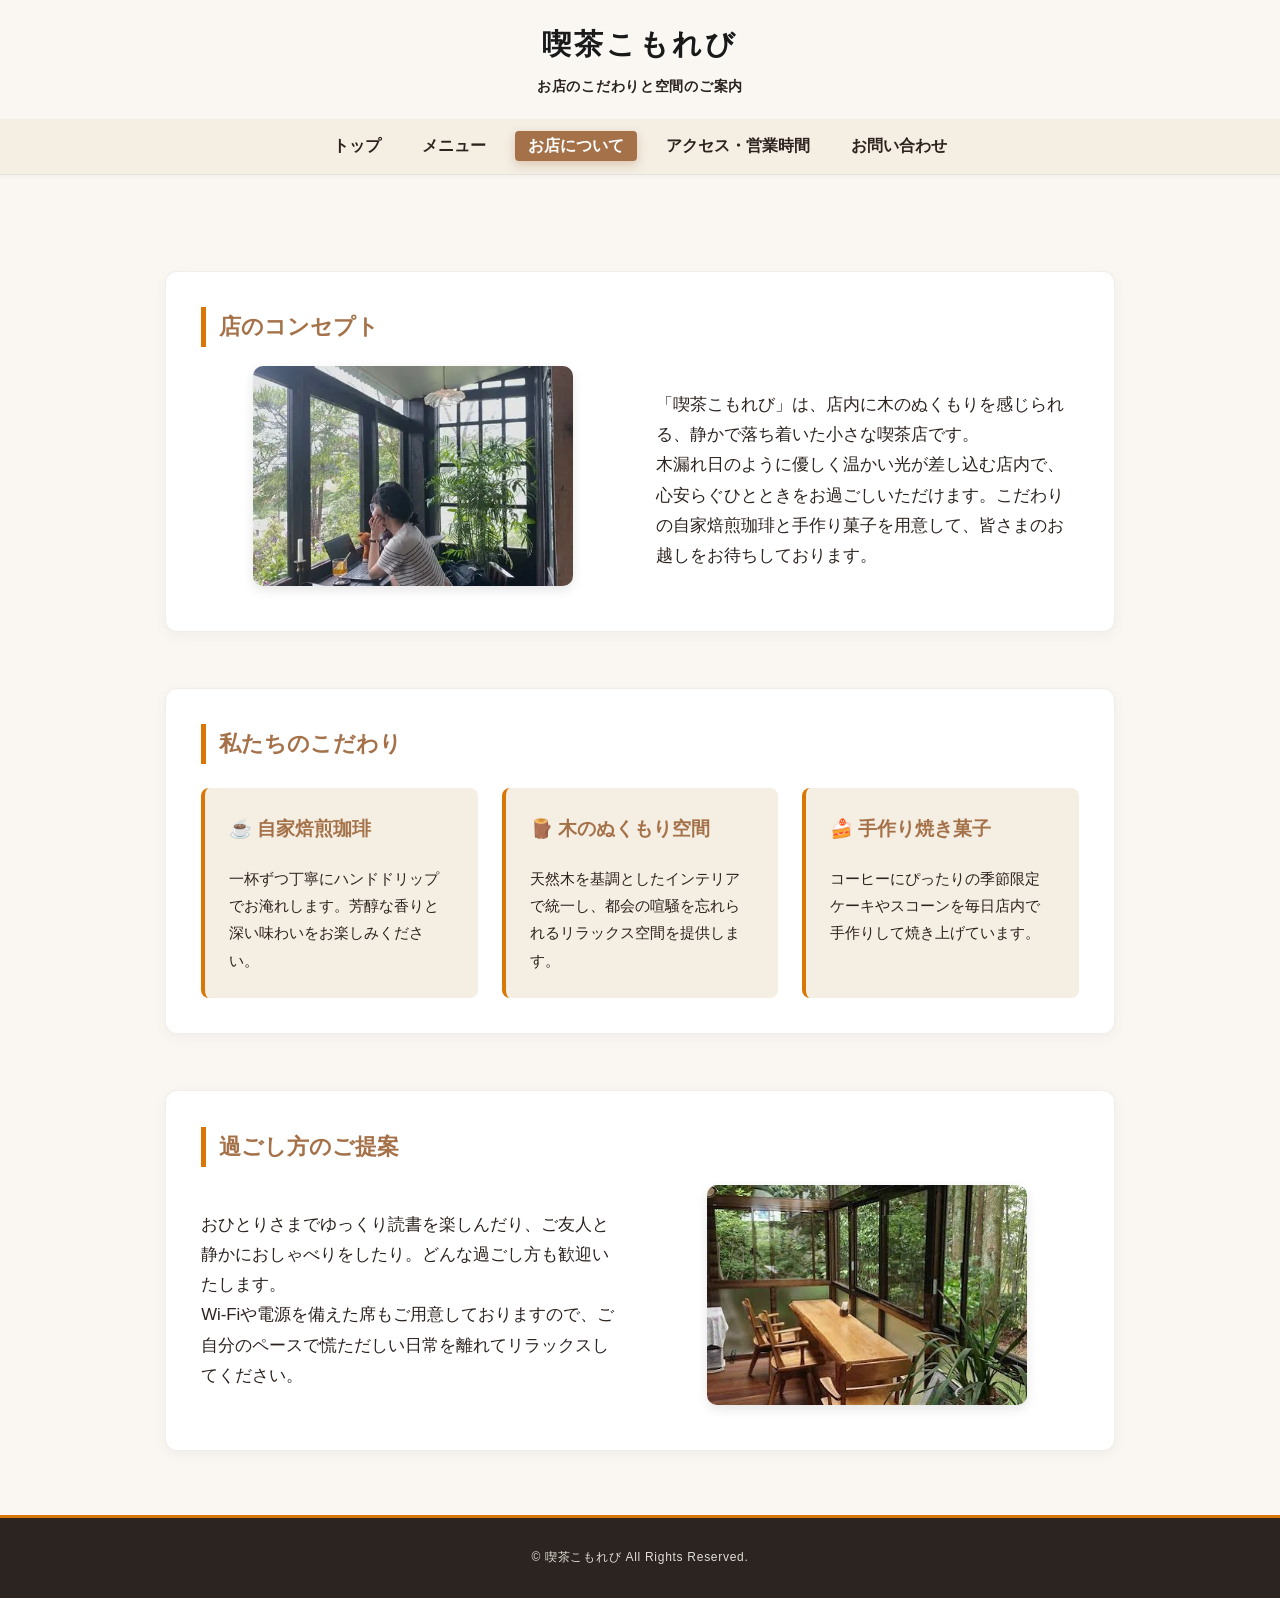
<file: about.html>
<!DOCTYPE html>
<html lang="ja">
<head>
  <meta charset="UTF-8">
  <meta name="viewport" content="width=device-width, initial-scale=1.0">
  <title>喫茶こもれび | お店について</title>
  <link rel="stylesheet" href="style.css">
  <style>
    /* 🌟 सबैतिर बराबर र ठिक्कको साइज (Square/Balanced look) */
    .balanced-img {
      width: 100%;
      max-width: 320px; /* न धेरै ठूलो, न सानो */
      height: 220px;    /* उचाइ निश्चित गरिएकोले लाामो हुँदैन, बराबर देखिन्छ */
      object-fit: cover; /* फोटोलाई काटिन वा तन्किन दिँदैन, चिटिक्क मिलाउँछ */
      border-radius: 10px;
      box-shadow: 0 4px 12px rgba(0, 0, 0, 0.1);
      opacity: 0;
      animation: normalFadeIn 1s ease-out forwards;
    }

    @keyframes normalFadeIn {
      from {
        opacity: 0;
        transform: translateY(10px);
      }
      to {
        opacity: 1;
        transform: translateY(0);
      }
    }
  </style>
</head>
<body>

  <!-- माथिको हेडर -->
  <header class="about-header" style="text-align: center; padding: 1.2rem 1rem;">
    <h1 style="font-size: 1.8rem; margin-bottom: 0.2rem; color: var(--primary-color);">喫茶こもれび</h1>
    <p style="color: #666; font-size: 0.9rem; margin: 0;">お店のこだわりと空間のご案内</p>
  </header>

  <!-- नेभिगेसन बार -->
  <nav aria-label="サイト内メニュー">
    
    <ul class="nav-list" id="navList">
      <li><a href="index.html">トップ</a></li>
      <li><a href="menu.html">メニュー</a></li>
      <li><a href="about.html" class="active">お店について</a></li>
      <li><a href="access.html">アクセス・営業時間</a></li>
      <li><a href="contact.html">お問い合わせ</a></li>
    </ul>
  </nav>

  <!-- मुख्य कन्टेन्ट -->
  <main style="max-width: 950px; margin: 6rem auto 2rem auto; padding: 0 1rem;">
    
    <!-- 1. 店のコンセプト -->
    <section style="margin-bottom: 3.5rem;">
      <h2>店のコンセプト</h2>
      <div class="split-content" style="display: flex; align-items: center; gap: 2rem; flex-wrap: wrap;">
        <div style="flex: 1; min-width: 280px; text-align: center;">
          <img src="image/OIP.webp" alt="こもれびカフェの店内" class="balanced-img">
        </div>
        <div style="flex: 1; min-width: 280px;">
          <p style="font-size: 1.05rem; line-height: 1.8;">
            「喫茶こもれび」は、店内に木のぬくもりを感じられる、静かで落ち着いた小さな喫茶店です。<br>
            木漏れ日のように優しく温かい光が差し込む店内で、心安らぐひとときをお過ごしいただけます。こだわりの自家焙煎珈琲と手作り菓子を用意して、皆さまのお越しをお待ちしております。
          </p>
        </div>
      </div>
    </section>

    <!-- 2. 私たちのこだわり -->
    <section style="margin-bottom: 3.5rem;">
      <h2>私たちのこだわり</h2>
      <div style="display: grid; grid-template-columns: repeat(auto-fit, minmax(250px, 1fr)); gap: 1.5rem; margin-top: 1.5rem;">
        
        <div style="background: var(--nav-bg); padding: 1.5rem; border-radius: 8px; border-left: 4px solid var(--accent-color);">
          <h3 style="color: var(--primary-color); margin-top: 0;">☕ 自家焙煎珈琲</h3>
          <p style="margin-bottom: 0; font-size: 0.95rem;">一杯ずつ丁寧にハンドドリップでお淹れします。芳醇な香りと深い味わいをお楽しみください。</p>
        </div>

        <div style="background: var(--nav-bg); padding: 1.5rem; border-radius: 8px; border-left: 4px solid var(--accent-color);">
          <h3 style="color: var(--primary-color); margin-top: 0;">🪵 木のぬくもり空間</h3>
          <p style="margin-bottom: 0; font-size: 0.95rem;">天然木を基調としたインテリアで統一し、都会の喧騒を忘れられるリラックス空間を提供します。</p>
        </div>

        <div style="background: var(--nav-bg); padding: 1.5rem; border-radius: 8px; border-left: 4px solid var(--accent-color);">
          <h3 style="color: var(--primary-color); margin-top: 0;">🍰 手作り焼き菓子</h3>
          <p style="margin-bottom: 0; font-size: 0.95rem;">コーヒーにぴったりの季節限定ケーキやスコーンを毎日店内で手作りして焼き上げています。</p>
        </div>

      </div>
    </section>

    <!-- 3. 過ごし方のご提案 -->
    <section style="margin-bottom: 2rem;">
      <h2>過ごし方のご提案</h2>
      <div class="split-content" style="display: flex; align-items: center; gap: 2rem; flex-wrap: wrap;">
        <div style="flex: 1; min-width: 280px;">
          <p style="font-size: 1.05rem; line-height: 1.8;">
            おひとりさまでゆっくり読書を楽しんだり、ご友人と静かにおしゃべりをしたり。どんな過ごし方も歓迎いたします。<br>
            Wi-Fiや電源を備えた席もご用意しておりますので、ご自分のペースで慌ただしい日常を離れてリラックスしてください。
          </p>
        </div>
        <div style="flex: 1; min-width: 280px; text-align: center;">
          <img src="image/cafe-coffee.jpg" alt="コーヒーとくつろぎの空間" class="balanced-img">
        </div>
      </div>
    </section>

  </main>

  <!-- तल्लो भाग -->
  <footer>
    <small>&copy; 喫茶こもれび All Rights Reserved.</small>
  </footer>

  <!-- मोबाइल मेनु स्क्रिप्ट -->
  <script>
    const menuToggle = document.getElementById('menuToggle');
    const navList = document.getElementById('navList');

    if (menuToggle && navList) {
      menuToggle.addEventListener('click', function() {
        navList.classList.toggle('active');
      });
    }
  </script>

</body>
</html>
</file>
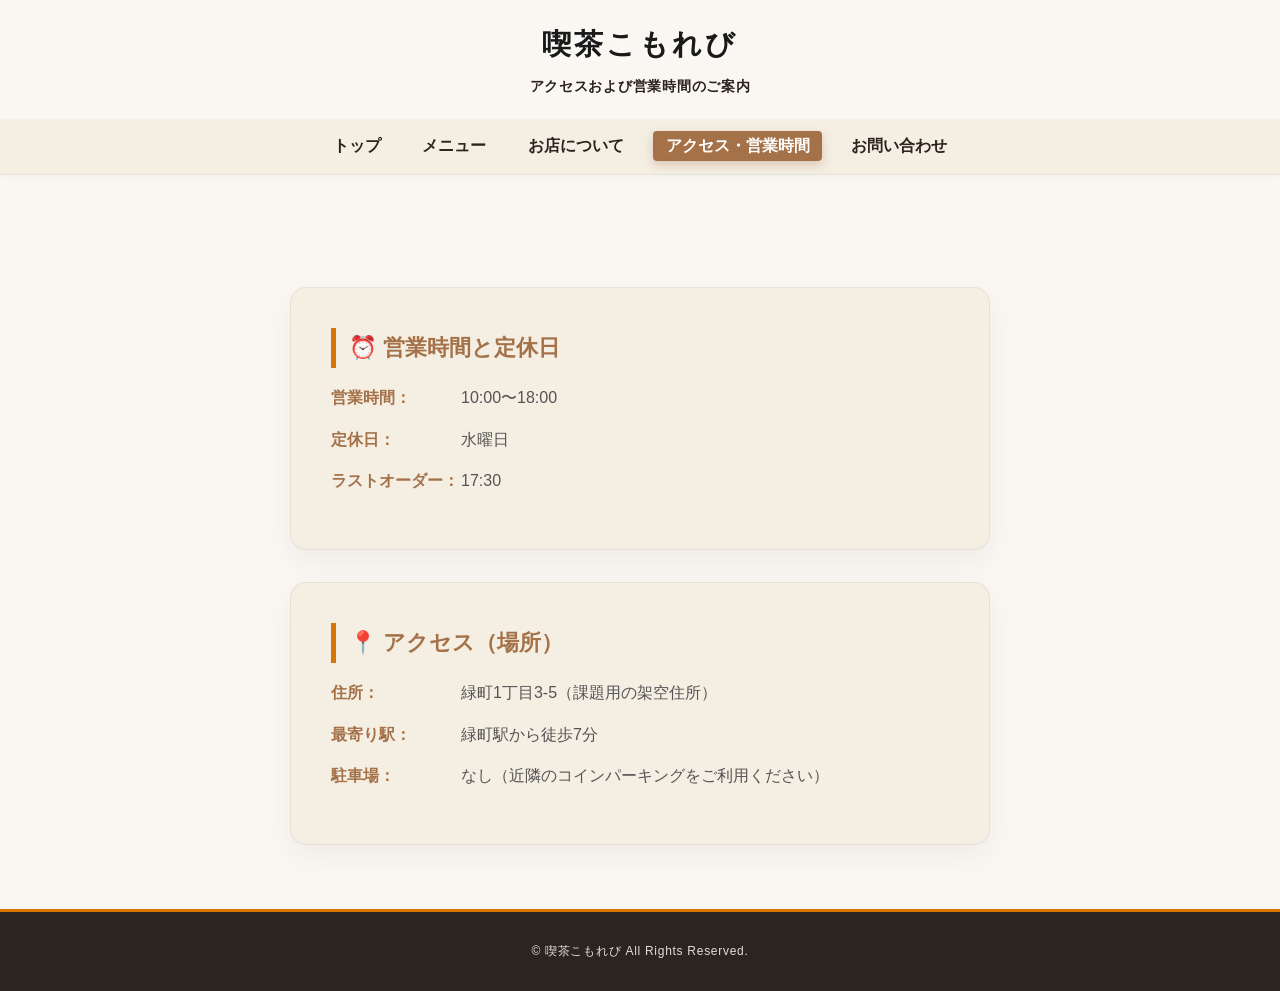
<file: access.html>
<!DOCTYPE html>
<html lang="ja">
<head>
  <meta charset="UTF-8">
  <meta name="viewport" content="width=device-width, initial-scale=1.0">
  <title>喫茶こもれび | アクセス・営業時間</title>
  <link rel="stylesheet" href="style.css">
  <style>
    /* 🌟 Contact page jastै सफा, आधुनिक र युनिक कार्ड डिजाइन */
    .access-container {
      max-width: 700px;
      margin: 7rem auto 3rem auto;
      padding: 0 1.5rem;
    }

    .access-card {
      background: var(--nav-bg, #ffffff);
      padding: 2.5rem;
      border-radius: 16px;
      box-shadow: 0 10px 30px rgba(0, 0, 0, 0.05);
      border: 1px solid rgba(0, 0, 0, 0.06);
      margin-bottom: 2rem;
      transition: transform 0.3s ease, box-shadow 0.3s ease;
    }

    .access-card:hover {
      transform: translateY(-3px);
      box-shadow: 0 15px 35px rgba(0, 0, 0, 0.08);
    }

    .access-card h2 {
      font-size: 1.4rem;
      color: var(--primary-color, #333);
      margin-top: 0;
      margin-bottom: 1rem;
      display: flex;
      align-items: center;
      gap: 0.5rem;
    }

    .access-info-list {
      list-style: none;
      padding: 0;
      margin: 0;
    }

    .access-info-list li {
      margin-bottom: 0.8rem;
      line-height: 1.8;
      color: #555;
      font-size: 1rem;
    }

    .access-info-list li strong {
      color: var(--primary-color, #333);
      display: inline-block;
      width: 130px;
    }
  </style>
</head>
<body>

  <!-- माथिको हेडर -->
  <header class="about-header" style="text-align: center; padding: 1.2rem 1rem;">
    <h1 style="font-size: 1.8rem; margin-bottom: 0.2rem; color: var(--primary-color);">喫茶こもれび</h1>
    <p style="color: #666; font-size: 0.9rem; margin: 0;">アクセスおよび営業時間のご案内</p>
  </header>

  <!-- नेभिगेसन बार -->
  <nav aria-label="サイト内メニュー">
    
    <ul class="nav-list" id="navList">
      <li><a href="index.html">トップ</a></li>
      <li><a href="menu.html">メニュー</a></li>
      <li><a href="about.html">お店について</a></li>
      <li><a href="access.html" class="active">アクセス・営業時間</a></li>
      <li><a href="contact.html">お問い合わせ</a></li>
    </ul>
  </nav>

  <!-- मुख्य कन्टेन्ट (Contact page jastai alag-alag card sections) -->
  <main class="access-container">
    
    <!-- 1. 営業時間と定休日 Card -->
    <div class="access-card">
      <h2>⏰ 営業時間と定休日</h2>
      <ul class="access-info-list">
        <li><strong>営業時間：</strong>10:00〜18:00</li>
        <li><strong>定休日：</strong>水曜日</li>
        <li><strong>ラストオーダー：</strong>17:30</li>
      </ul>
    </div>

    <!-- 2. アクセス（場所） Card -->
    <div class="access-card">
      <h2>📍 アクセス（場所）</h2>
      <ul class="access-info-list">
        <li><strong>住所：</strong>緑町1丁目3-5（課題用の架空住所）</li>
        <li><strong>最寄り駅：</strong>緑町駅から徒歩7分</li>
        <li><strong>駐車場：</strong>なし（近隣のコインパーキングをご利用ください）</li>
      </ul>
    </div>

  </main>

  <!-- तल्लो भाग -->
  <footer>
    <small>&copy; 喫茶こもれび All Rights Reserved.</small>
  </footer>

  <!-- मोबाइल मेनु स्क्रिप्ट -->
  <script>
    const menuToggle = document.getElementById('menuToggle');
    const navList = document.getElementById('navList');

    if (menuToggle && navList) {
      menuToggle.addEventListener('click', function() {
        navList.classList.toggle('active');
      });
    }
  </script>

</body>
</html>
</file>
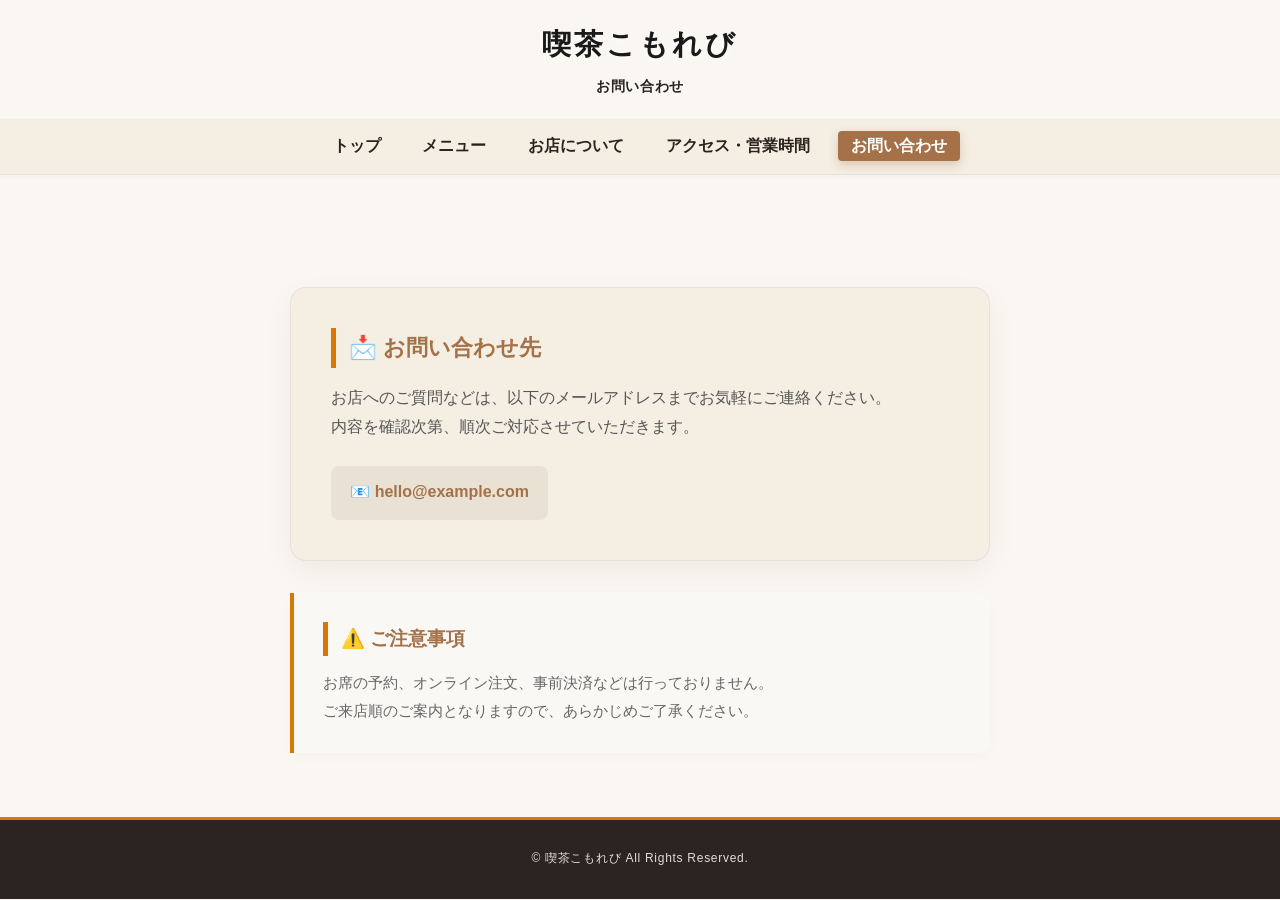
<file: contact.html>
<!DOCTYPE html>
<html lang="ja">
<head>
  <meta charset="UTF-8">
  <meta name="viewport" content="width=device-width, initial-scale=1.0">
  <title>喫茶こもれび | お問い合わせ</title>
  <link rel="stylesheet" href="style.css">
  <style>
    /* 🌟 Contact Page Ko Unique ra Modern Design */
    .contact-container {
      max-width: 700px;
      margin: 7rem auto 3rem auto;
      padding: 0 1.5rem;
    }

    .contact-card {
      background: var(--nav-bg, #ffffff);
      padding: 2.5rem;
      border-radius: 16px;
      box-shadow: 0 10px 30px rgba(0, 0, 0, 0.05);
      border: 1px solid rgba(0, 0, 0, 0.06);
      margin-bottom: 2rem;
      transition: transform 0.3s ease, box-shadow 0.3s ease;
    }

    .contact-card:hover {
      transform: translateY(-3px);
      box-shadow: 0 15px 35px rgba(0, 0, 0, 0.08);
    }

    .contact-card h2 {
      font-size: 1.4rem;
      color: var(--primary-color, #333);
      margin-top: 0;
      margin-bottom: 1rem;
      display: flex;
      align-items: center;
      gap: 0.5rem;
    }

    .email-box {
      display: inline-block;
      background: rgba(139, 115, 85, 0.1);
      color: var(--primary-color, #5a4a3b);
      padding: 0.8rem 1.2rem;
      border-radius: 8px;
      font-weight: bold;
      text-decoration: none;
      margin-top: 0.5rem;
      transition: background 0.3s ease;
    }

    .email-box:hover {
      background: rgba(139, 115, 85, 0.2);
    }

    .note-card {
      background: #faf8f5;
      border-left: 4px solid var(--accent-color, #c2a688);
      padding: 1.8rem;
      border-radius: 0 12px 12px 0;
      box-shadow: 0 4px 15px rgba(0, 0, 0, 0.02);
    }

    .note-card h2 {
      font-size: 1.2rem;
      color: var(--primary-color, #333);
      margin-top: 0;
      margin-bottom: 0.8rem;
    }

    .note-card p {
      margin: 0;
      line-height: 1.8;
      color: #666;
      font-size: 0.95rem;
    }
  </style>
</head>
<body>

  <!-- माथिको हेडर -->
  <header class="about-header" style="text-align: center; padding: 1.2rem 1rem;">
    <h1 style="font-size: 1.8rem; margin-bottom: 0.2rem; color: var(--primary-color);">喫茶こもれび</h1>
    <p style="color: #666; font-size: 0.9rem; margin: 0;">お問い合わせ</p>
  </header>

  <!-- नेभिगेसन बार -->
  <nav aria-label="サイト内メニュー">
    
    <ul class="nav-list" id="navList">
      <li><a href="index.html">トップ</a></li>
      <li><a href="menu.html">メニュー</a></li>
      <li><a href="about.html">お店について</a></li>
      <li><a href="access.html">アクセス・営業時間</a></li>
      <li><a href="contact.html" class="active">お問い合わせ</a></li>
    </ul>
  </nav>

  <!-- मुख्य कन्टेन्ट (Unique Contact Section) -->
  <main class="contact-container">
    
    <!-- 1. お問い合わせ先 Card -->
    <div class="contact-card">
      <h2>📩 お問い合わせ先</h2>
      <p style="color: #555; line-height: 1.8; margin-bottom: 1rem;">
        お店へのご質問などは、以下のメールアドレスまでお気軽にご連絡ください。<br>
        内容を確認次第、順次ご対応させていただきます。
      </p>
      <a href="mailto:hello@example.com" class="email-box">📧 hello@example.com</a>
    </div>

    <!-- 2. ご注意事項 Card -->
    <div class="note-card">
      <h2>⚠️ ご注意事項</h2>
      <p>
        お席の予約、オンライン注文、事前決済などは行っておりません。<br>
        ご来店順のご案内となりますので、あらかじめご了承ください。
      </p>
    </div>

  </main>

  <!-- तल्लो भाग -->
  <footer>
    <small>&copy; 喫茶こもれび All Rights Reserved.</small>
  </footer>

  <!-- मोबाइल मेनु स्क्रिप्ट -->
  <script>
    const menuToggle = document.getElementById('menuToggle');
    const navList = document.getElementById('navList');

    if (menuToggle && navList) {
      menuToggle.addEventListener('click', function() {
        navList.classList.toggle('active');
      });
    }
  </script>

</body>
</html>
</file>
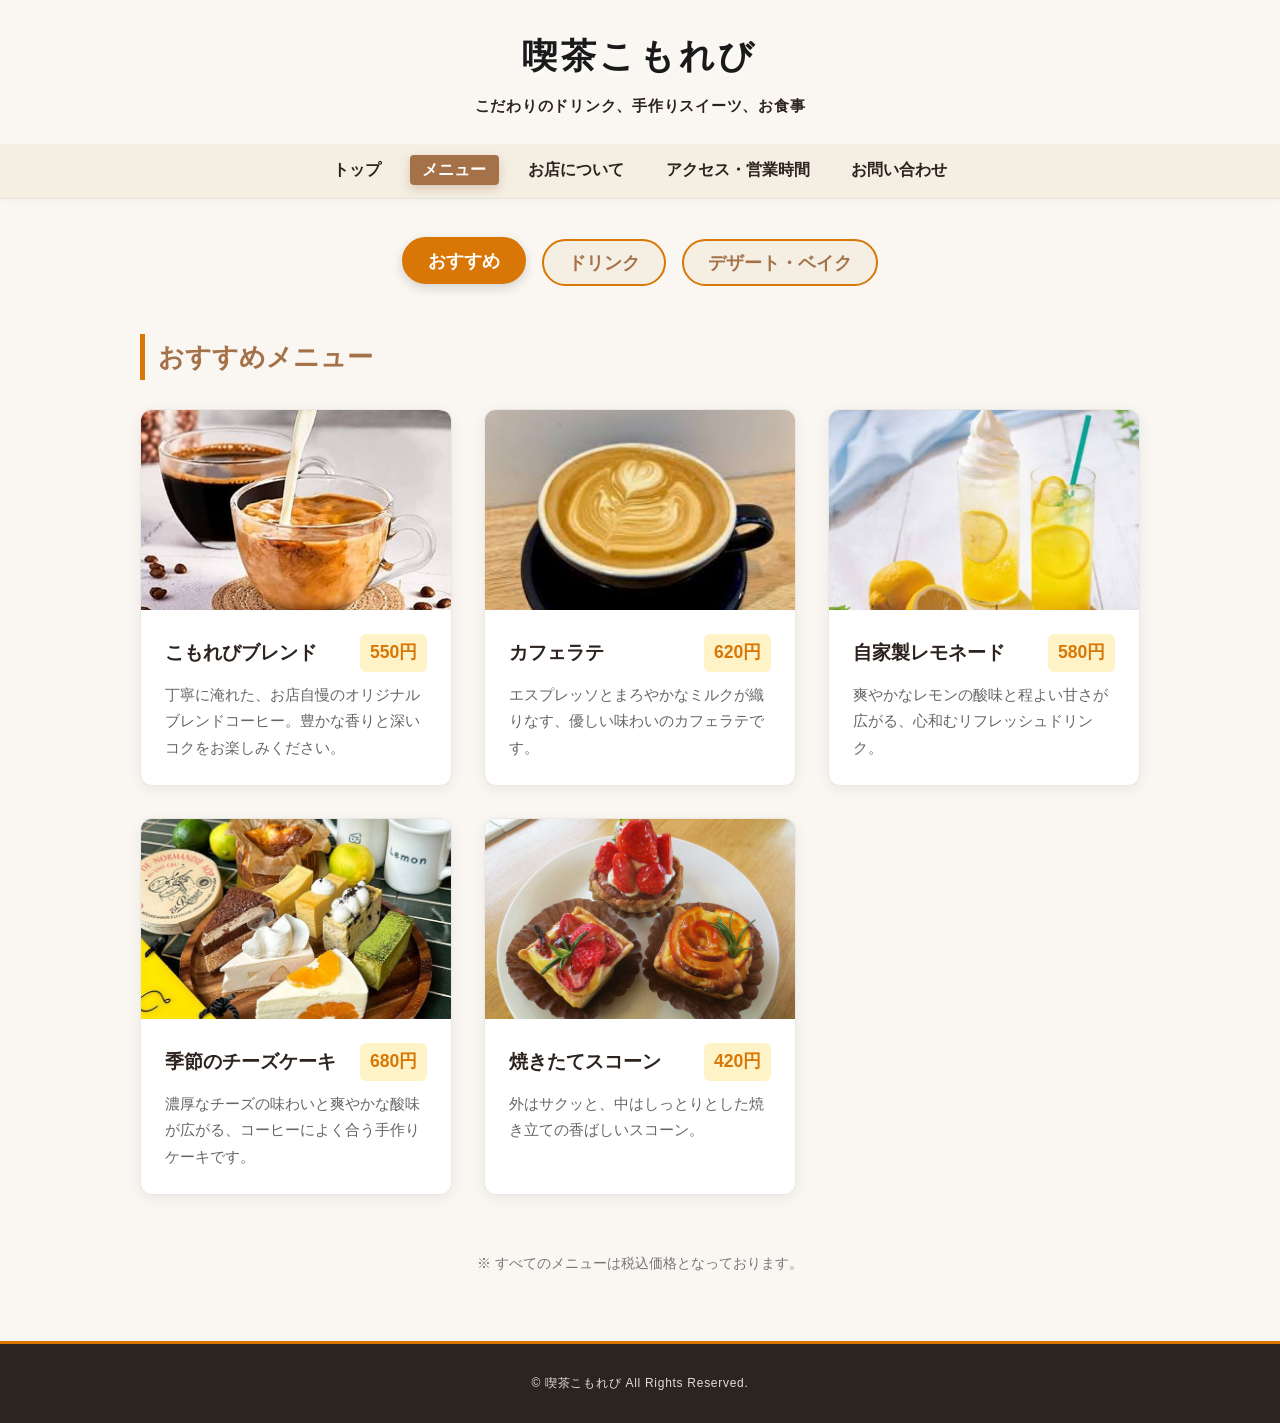
<file: menu.html>
<!DOCTYPE html>
<html lang="ja">
<head>
  <meta charset="UTF-8">
  <meta name="viewport" content="width=device-width, initial-scale=1.0">
  <title>メニュー | 喫茶こもれび</title>
  <link rel="stylesheet" href="style.css">
  <style>
    /* 🌟 メニュータブボタンのデザイン */
    .menu-tabs {
      display: flex;
      justify-content: center;
      flex-wrap: wrap;
      gap: 1rem;
      margin-bottom: 3rem;
    }
    .tab-btn {
      background-color: #f4eee3;
      border: 2px solid var(--accent-color);
      color: var(--primary-color);
      padding: 0.6rem 1.5rem;
      font-size: 1.1rem;
      font-weight: bold;
      border-radius: 30px;
      cursor: pointer;
      transition: all 0.3s ease;
    }
    .tab-btn:hover, .tab-btn.active {
      background-color: var(--accent-color);
      color: #fff;
      transform: translateY(-2px);
      box-shadow: 0 4px 12px rgba(0,0,0,0.15);
    }

    .menu-category {
      display: none; /* 初期状態は非表示 */
      margin-bottom: 3.5rem;
      animation: fadeIn 0.5s ease;
    }
    .menu-category.active-section {
      display: block; /* 選択されたセクションを表示 */
    }

    @keyframes fadeIn {
      from { opacity: 0; transform: translateY(10px); }
      to { opacity: 1; transform: translateY(0); }
    }

    .menu-category h2 {
      font-size: 1.6rem;
      border-left: 5px solid var(--accent-color);
      padding-left: 0.8rem;
      color: var(--primary-color);
      margin-bottom: 1.8rem;
    }
    .menu-grid {
      display: grid;
      grid-template-columns: repeat(auto-fit, minmax(280px, 1fr));
      gap: 2rem;
    }
    
    /* 🌟 カードのデザインとアニメーション */
    .menu-card {
      background: #fff;
      border-radius: 12px;
      overflow: hidden;
      box-shadow: 0 4px 15px rgba(0,0,0,0.06);
      transition: all 0.4s cubic-bezier(0.165, 0.84, 0.44, 1);
      border: 1px solid rgba(230, 226, 220, 0.8);
    }
    .menu-card:hover {
      transform: translateY(-8px);
      box-shadow: 0 12px 30px rgba(164, 113, 72, 0.2);
    }

    .menu-img-box {
      width: 100% !important;
      height: 200px !important;
      overflow: hidden !important;
      background-color: #f4eee3 !important;
      position: relative;
    }
    .menu-img-box img {
      width: 100% !important;
      height: 100% !important;
      object-fit: cover !important;
      transition: transform 0.5s ease !important;
    }
    .menu-card:hover .menu-img-box img {
      transform: scale(1.08) !important;
    }

    .menu-card-content {
      padding: 1.5rem;
    }
    .menu-card-title {
      display: flex;
      justify-content: space-between;
      align-items: center;
      margin-bottom: 0.6rem;
    }
    .menu-card-title h3 {
      margin: 0;
      font-size: 1.2rem;
      color: var(--text-color);
    }
    .menu-price {
      font-weight: bold;
      color: var(--accent-color);
      font-size: 1.1rem;
      background: #fef3c7;
      padding: 0.2rem 0.6rem;
      border-radius: 6px;
    }
    .menu-desc {
      margin: 0;
      font-size: 0.92rem;
      color: #666;
    }
  </style>
</head>
<body>

  <!-- ヘダー -->
  <header class="menu-header">
    <h1>喫茶こもれび</h1>
    <p>こだわりのドリンク、手作りスイーツ、お食事</p>
  </header>

  <!-- ナビゲーション -->
  <nav aria-label="サイト内メニュー">
    <ul>
      <li><a href="index.html">トップ</a></li>
      <li><a href="menu.html" class="active">メニュー</a></li>
      <li><a href="about.html">お店について</a></li>
      <li><a href="access.html">アクセス・営業時間</a></li>
      <li><a href="contact.html">お問い合わせ</a></li>
    </ul>
  </nav>

  <main style="max-width: 1000px;">
    
    <!-- 🌟 カテゴリータブボタン -->
    <div class="menu-tabs">
      <button class="tab-btn active" onclick="switchTab('recommend', event)">おすすめ </button>
      <button class="tab-btn" onclick="switchTab('drinks', event)">ドリンク </button>
      <button class="tab-btn" onclick="switchTab('desserts', event)">デザート・ベイク </button>
     
    </div>

    <!-- ⭐ 1. おすすめセクション (5商品すべてを表示) -->
    <div id="recommend" class="menu-category active-section">
      <h2>おすすめメニュー </h2>
      <div class="menu-grid">
        
        <div class="menu-card">
          <div class="menu-img-box"><img src="image/blend2.jpg" alt="こもれびブレンド"></div>
          <div class="menu-card-content">
            <div class="menu-card-title"><h3>こもれびブレンド</h3><span class="menu-price">550円</span></div>
            <p class="menu-desc">丁寧に淹れた、お店自慢のオリジナルブレンドコーヒー。豊かな香りと深いコクをお楽しみください。</p>
          </div>
        </div>

        <div class="menu-card">
          <div class="menu-img-box"><img src="image/latte.jpg" alt="カフェラテ"></div>
          <div class="menu-card-content">
            <div class="menu-card-title"><h3>カフェラテ</h3><span class="menu-price">620円</span></div>
            <p class="menu-desc">エスプレッソとまろやかなミルクが織りなす、優しい味わいのカフェラテです。</p>
          </div>
        </div>

        <div class="menu-card">
          <div class="menu-img-box"><img src="image/lemonade.jpg" alt="自家製レモネード"></div>
          <div class="menu-card-content">
            <div class="menu-card-title"><h3>自家製レモネード</h3><span class="menu-price">580円</span></div>
            <p class="menu-desc">爽やかなレモンの酸味と程よい甘さが広がる、心和むリフレッシュドリンク。</p>
          </div>
        </div>

        <div class="menu-card">
          <div class="menu-img-box"><img src="image/cheesecake.jpg" alt="季節のチーズケーキ"></div>
          <div class="menu-card-content">
            <div class="menu-card-title"><h3>季節のチーズケーキ</h3><span class="menu-price">680円</span></div>
            <p class="menu-desc">濃厚なチーズの味わいと爽やかな酸味が広がる、コーヒーによく合う手作りケーキです。</p>
          </div>
        </div>

        <div class="menu-card">
          <div class="menu-img-box"><img src="image/scone.jpg" alt="焼きたてスコーン"></div>
          <div class="menu-card-content">
            <div class="menu-card-title"><h3>焼きたてスコーン</h3><span class="menu-price">420円</span></div>
            <p class="menu-desc">外はサクッと、中はしっとりとした焼き立ての香ばしいスコーン。</p>
          </div>
        </div>

      </div>
    </div>

    <!-- ☕ 2. ドリンク -->
    <div id="drinks" class="menu-category">
      <h2>ドリンク </h2>
      <div class="menu-grid">
        
        <div class="menu-card">
          <div class="menu-img-box"><img src="image/blend4.jpg" alt="こもれびブレンド"></div>
          <div class="menu-card-content">
            <div class="menu-card-title"><h3>こもれびブレンド</h3><span class="menu-price">550円</span></div>
            <p class="menu-desc">丁寧に淹れた、お店自慢のオリジナルブレンドコーヒー。</p>
          </div>
        </div>

        <div class="menu-card">
          <div class="menu-img-box"><img src="image/latte.jpg" alt="カフェラテ"></div>
          <div class="menu-card-content">
            <div class="menu-card-title"><h3>カフェラテ</h3><span class="menu-price">620円</span></div>
            <p class="menu-desc">エスプレッソとまろやかなミルクが織りなす優しい味わい。</p>
          </div>
        </div>

        <div class="menu-card">
          <div class="menu-img-box"><img src="image/lemonade.jpg" alt="自家製レモネード"></div>
          <div class="menu-card-content">
            <div class="menu-card-title"><h3>自家製レモネード</h3><span class="menu-price">580円</span></div>
            <p class="menu-desc">爽やかなレモンの酸味と程よい甘さが広がるドリンク。</p>
          </div>
        </div>

      </div>
    </div>

    <!-- 🍰 3. デザート・ベイク -->
    <div id="desserts" class="menu-category">
      <h2>ケーキ・デザート </h2>
      <div class="menu-grid">
        
        <div class="menu-card">
          <div class="menu-img-box"><img src="image/cheesecake.jpg" alt="季節のチーズケーキ"></div>
          <div class="menu-card-content">
            <div class="menu-card-title"><h3>季節のチーズケーキ</h3><span class="menu-price">680円</span></div>
            <p class="menu-desc">濃厚なチーズの味わいと爽やかな酸味が広がる手作りケーキです。</p>
          </div>
        </div>

        <div class="menu-card">
          <div class="menu-img-box"><img src="image/cake2.jpg" alt="焼きたてスコーン"></div>
          <div class="menu-card-content">
            <div class="menu-card-title"><h3>焼きたてスコーン</h3><span class="menu-price">420円</span></div>
            <p class="menu-desc">外はサクッと、中はしっとりとした焼き立ての香ばしいスコーン。</p>
          </div>
        </div>

      </div>
    </div>

   
    </div>

    <!-- 💡 税込みの注記 -->
    <div style="text-align: center; margin-top: 3rem; color: #777; font-size: 0.9rem;">
      <p>※ すべてのメニューは税込価格となっております。</p>
    </div>

  </main>

  <!-- 🌟 タブ切り替え用 JavaScript -->
  <script>
    function switchTab(targetId, event) {
      const categories = document.querySelectorAll('.menu-category');
      categories.forEach(cat => cat.classList.remove('active-section'));

      const buttons = document.querySelectorAll('.tab-btn');
      buttons.forEach(btn => btn.classList.remove('active'));

      document.getElementById(targetId).classList.add('active-section');
      event.currentTarget.classList.add('active');
    }
  </script>

  <footer>
    <small>&copy; 喫茶こもれび All Rights Reserved.</small>
  </footer>

</body>
</html>
</file>
<file: style.css>
@charset "UTF-8";

:root {
  --bg-color: #faf7f2;
  --text-color: #2c221e;
  --primary-color: #a47148;
  --accent-color: #d97706;
  --nav-bg: #f4eee3;
}

body {
  margin: 0;
  font-family: "Helvetica Neue", Arial, "Hiragino Kaku Gothic ProN", sans-serif;
  background-color: var(--bg-color);
  color: var(--text-color);
  line-height: 1.8;
  font-size: 16px;
}

/* ==========================================
   🌟 हेडरको अक्षरलाई कालो (Black) रङ्गमा र एनिमेशनसहित बनाउने
   ========================================== */
header.home-header,
header.menu-header,
header.about-header,
header.access-header,
header.contact-header {
  background: transparent !important;
  border-bottom: none !important;
  box-shadow: none !important;
  padding: 1.5rem 1rem;
  text-align: center;
  position: relative;
  overflow: hidden;
}

/* 🌟 सबै हेडरका शीर्षक (h1) हरू: कालो (Black) रङ्ग र एनिमेशन */
header.home-header h1,
header.menu-header h1,
header.about-header h1,
header.access-header h1,
header.contact-header h1 {
  margin: 0 0 0.3rem 0;
  font-size: 2.2rem;
  font-weight: 800;
  letter-spacing: 0.1em;
  display: inline-block;
  
  /* 🌟 कालो रङ्ग (Solid Black) र प्रष्ट देखिन हल्का सेतो चम्किलो छायाँ (Glow) */
  color: #1a1a1a !important;
  -webkit-text-fill-color: #1a1a1a !important;
  background: none !important;
  filter: drop-shadow(0 2px 4px rgba(255, 255, 255, 0.8));
  
  /* 🌟 एनिमेशन */
  animation: headerMixAnim 4s ease-in-out infinite;
}

/* सबै हेडरका साना टेक्स्ट (p) हरू */
header.home-header p,
header.menu-header p,
header.about-header p,
header.access-header p,
header.contact-header p {
  margin: 0;
  font-size: 0.95rem;
  color: #2c221e !important;
  letter-spacing: 0.05em;
  font-weight: 600;
  text-shadow: 0 1px 3px rgba(255, 255, 255, 0.8);
}

/* हेडरको लागि एनिमेशन इफेक्ट */
@keyframes headerMixAnim {
  0%, 100% { 
    transform: translateY(0) scale(1); 
  }
  50% { 
    transform: translateY(-4px) scale(1.02); 
  }
}
nav ul {
  display: flex;
  justify-content: center;
  flex-wrap: wrap;
  gap: 1rem;
  list-style: none;
  padding: 0.8rem;
  margin: 0;
  background-color: var(--nav-bg);
  border-bottom: 1px solid #e6e2dc;
  box-shadow: 0 2px 5px rgba(0,0,0,0.03);
}

nav a {
  text-decoration: none;
  color: var(--text-color);
  font-weight: 600;
  padding: 0.4rem 0.8rem;
  border-radius: 4px;
  transition: all 0.3s ease;
}

nav a:hover, nav a.active {
  background-color: var(--primary-color);
  color: #fff;
  transform: translateY(-2px);
  box-shadow: 0 4px 10px rgba(164, 113, 72, 0.3);
}

main {
  max-width: 1000px;
  margin: 2.5rem auto;
  padding: 0 1.5rem;
}

section {
  margin-bottom: 2.5rem;
  background: #fff;
  padding: 2.2rem;
  border-radius: 12px;
  box-shadow: 0 4px 15px rgba(0,0,0,0.04);
  border: 1px solid rgba(230, 226, 220, 0.6);
}

h2 {
  font-size: 1.4rem;
  border-left: 5px solid var(--accent-color);
  padding-left: 0.8rem;
  color: var(--primary-color);
  margin-top: 0;
}

/* 🌟 पछाडि बिस्तारै (Slow motion) फेरिने फोटोहरूको Slideshow */
.hero-fullscreen {
  position: relative;
  width: 100%;
  height: 75vh;
  min-height: 450px;
  overflow: hidden;
  box-shadow: 0 10px 30px rgba(0,0,0,0.15);
  display: flex;
  align-items: center;
  background-color: #000;
}

.hero-slideshow {
  position: absolute;
  top: 0;
  left: 0;
  width: 100%;
  height: 100%;
  z-index: 1; /* फोटो सधैँ पछाडि बस्छ */
}

.hero-slideshow img {
  position: absolute;
  top: 0;
  left: 0;
  width: 100%;
  height: 100%;
  object-fit: cover;
  opacity: 0;
  /* जम्मा समय २४ सेकेन्ड - एकदमै बिस्तारै फेरिने */
  animation: slowFadeSlide 24s infinite;
  transition: opacity 3s ease-in-out;
}

/* ५ वटा फोटोको लागि पालैपालो आउने समय (Delay) */
.hero-slideshow img:nth-child(1) { animation-delay: 0s; }
.hero-slideshow img:nth-child(2) { animation-delay: 4.8s; }
.hero-slideshow img:nth-child(3) { animation-delay: 9.6s; }
.hero-slideshow img:nth-child(4) { animation-delay: 14.4s; }
.hero-slideshow img:nth-child(5) { animation-delay: 19.2s; }

/* ढिलो र स्मूथ परिवर्तन हुने Keyframes */
@keyframes slowFadeSlide {
  0% {
    opacity: 0;
    transform: scale(1);
  }
  10% {
    opacity: 1;
  }
  30% {
    opacity: 1;
    transform: scale(1.05); /* बिस्तारै जुम हुने */
  }
  40% {
    opacity: 0;
  }
  100% {
    opacity: 0;
  }
}

/* 🌟 माथिपट्टि सधैँ चलिरहने हिँड्ने टेक्स्ट (Marquee Text) */
.hero-walking-text {
  position: absolute;
  top: 20px;
  left: 0;
  z-index: 10; /* फोटोभन्दा माथि देखिन यो धेरै महत्त्वपूर्ण छ */
  width: 100%;
  overflow: hidden;
  white-space: nowrap;
  background: rgba(0, 0, 0, 0.2); /* टेक्स्ट अझ प्रष्ट देखिन हल्का कालो पारदर्शी ब्याकग्राउन्ड */
  backdrop-filter: blur(2px);
  padding: 0.5rem 0;
}

.marquee-track {
  display: inline-block;
  white-space: nowrap;
  animation: walkText 20s linear infinite; /* टेक्स्ट हिँड्ने गति */
}

.marquee-track h2 {
  display: inline-block;
  font-size: 2rem;
  font-weight: 800;
  margin: 0;
  padding-right: 4rem;
  color: #ffffff !important;
  -webkit-text-fill-color: #ffffff !important;
  background: none !important;
  text-shadow: 0 2px 5px rgba(0, 0, 0, 0.8);
}

@keyframes walkText {
  0% { transform: translateX(100%); }
  100% { transform: translateX(-100%); }
}

/* --- अन्य सेक्सन र स्लाइडशो स्टाइलहरू --- */
.split-content {
  display: flex;
  flex-wrap: wrap;
  gap: 2rem;
  align-items: center;
  margin-top: 1rem;
}

.slideshow-box {
  flex: 1;
  min-width: 280px;
  height: 250px;
  position: relative;
  overflow: hidden;
  border-radius: 8px;
  box-shadow: 0 4px 12px rgba(0,0,0,0.1);
}

.slideshow-box img {
  position: absolute;
  top: 0;
  left: 0;
  width: 100%;
  height: 100%;
  object-fit: cover;
  opacity: 0;
  animation: cardSlideSuperSlow 24s infinite;
  transition: opacity 2.5s ease-in-out;
}

.slideshow-box img:nth-child(1) { animation-delay: 0s; }
.slideshow-box img:nth-child(2) { animation-delay: 8s; }
.slideshow-box img:nth-child(3) { animation-delay: 16s; }

@keyframes cardSlideSuperSlow {
  0% { opacity: 0; transform: scale(1); }
  8% { opacity: 1; }
  30% { opacity: 1; transform: scale(1.03); }
  40% { opacity: 0; }
  100% { opacity: 0; }
}

.animated-text {
  flex: 1.2;
  min-width: 280px;
}

/* Footer ko design aaru page haru ma pani ramro banaune */
footer {
  background-color: #2c2420; /* कफिको जस्तै गहिरो र्यान/ब्राउन कलर */
  color: #f5f2eb;            /* टेक्स्टको रङ्ग हल्का सेतो/क्रिम */
  text-align: center;
  padding: 1.8rem 1rem;
  margin-top: 4rem;
  font-size: 0.9rem;
  letter-spacing: 0.05em;
  border-top: 3px solid var(--accent-color, #c2a688);
}

footer small {
  display: block;
  opacity: 0.9;
}
/* ==========================================
   🌟 मेनुका सबै फोटोहरूलाई एउटै फिक्स साइजमा मिलाउने कोड
   ========================================== */
.menu-img-box {
  width: 100% !important;
  height: 200px !important;
  overflow: hidden !important;
  background-color: #f4eee3 !important;
}

.menu-img-box img {
  width: 100% !important;
  height: 100% !important;
  object-fit: cover !important;
  transition: transform 0.4s ease !important;
}

.menu-card:hover .menu-img-box img {
  transform: scale(1.05) !important;
}
</file>
